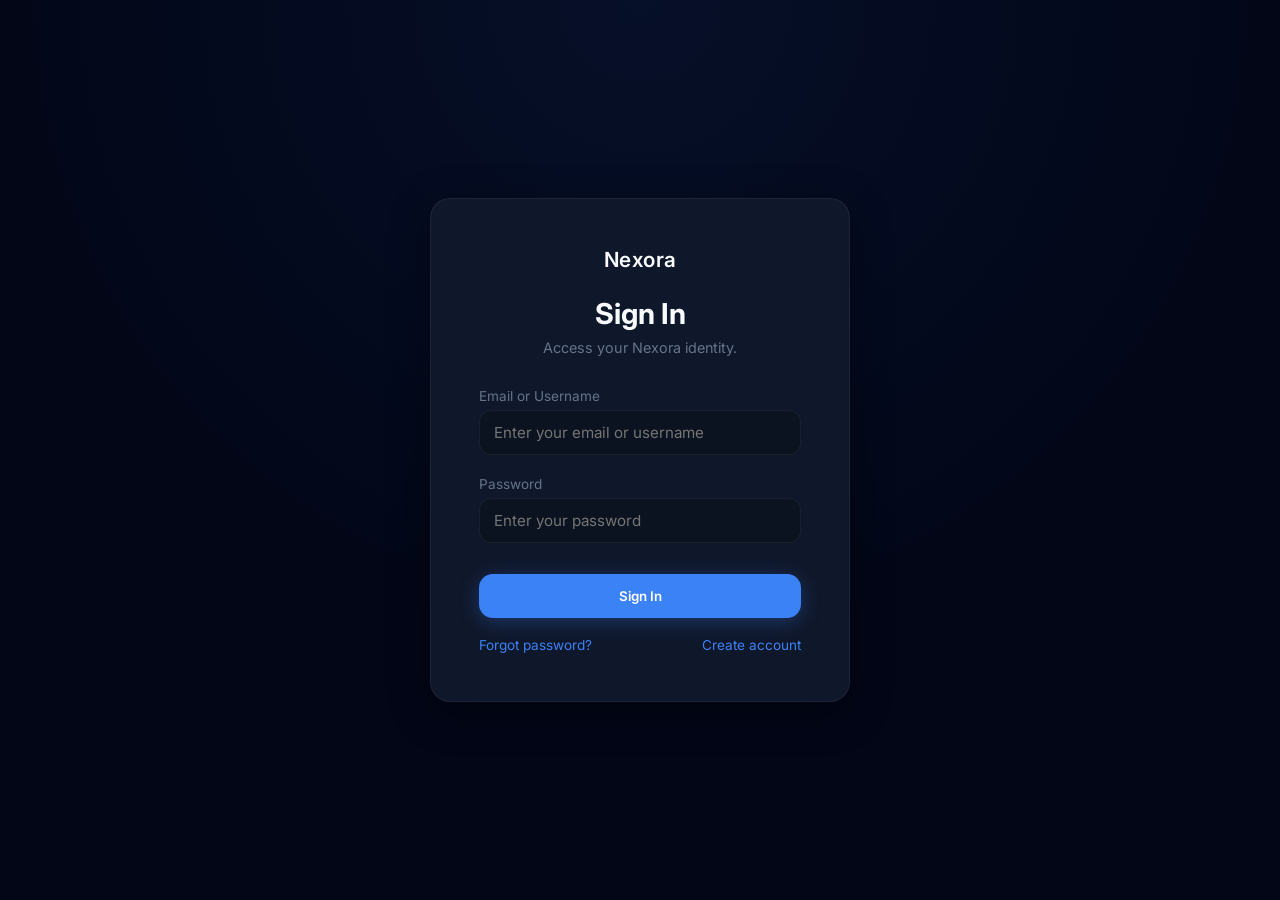
<file: login.html>
<!DOCTYPE html>
<html lang="en">
<head>
<meta charset="UTF-8">
<meta name="viewport" content="width=device-width, initial-scale=1.0">
<title>Sign In | Nexora</title>
<link href="https://fonts.googleapis.com/css2?family=Inter:wght@300;400;600&display=swap" rel="stylesheet">

<style>
:root {
  --bg-deep: #020617;
  --bg-surface: #0f172a;
  --accent-blue: #3b82f6;
  --text-primary: #f8fafc;
  --text-secondary: #64748b;
  --border-subtle: rgba(255, 255, 255, 0.06);
}

* {
  margin: 0;
  padding: 0;
  box-sizing: border-box;
  font-family: 'Inter', sans-serif;
}

body {
  background: radial-gradient(circle at top, rgba(59,130,246,0.08), transparent 60%), var(--bg-deep);
  color: var(--text-primary);
  display: flex;
  align-items: center;
  justify-content: center;
  min-height: 100vh;
  padding: 2rem;
}

.card {
  background: var(--bg-surface);
  padding: 3rem;
  border-radius: 20px;
  width: 100%;
  max-width: 420px;
  border: 1px solid var(--border-subtle);
  box-shadow: 0 10px 40px rgba(0,0,0,0.4);
}

.logo {
  text-align: center;
  margin-bottom: 1.5rem;
  font-weight: 600;
  font-size: 1.3rem;
  letter-spacing: 0.5px;
}

h1 {
  text-align: center;
  font-size: 1.8rem;
  margin-bottom: 0.5rem;
}

.subtitle {
  text-align: center;
  color: var(--text-secondary);
  font-size: 0.9rem;
  margin-bottom: 2rem;
}

.input-group {
  margin-bottom: 1.3rem;
}

label {
  display: block;
  font-size: 0.85rem;
  margin-bottom: 6px;
  color: var(--text-secondary);
}

input {
  width: 100%;
  padding: 12px 14px;
  border-radius: 12px;
  border: 1px solid var(--border-subtle);
  background: #0b1220;
  color: white;
  font-size: 0.95rem;
  transition: 0.2s;
}

input:focus {
  outline: none;
  border-color: var(--accent-blue);
  box-shadow: 0 0 0 3px rgba(59,130,246,0.2);
}

button {
  width: 100%;
  padding: 14px;
  border-radius: 14px;
  border: none;
  background: var(--accent-blue);
  color: white;
  font-weight: 600;
  cursor: pointer;
  transition: 0.3s;
  margin-top: 10px;
  box-shadow: 0 4px 20px rgba(59,130,246,0.3);
}

button:hover {
  background: #60a5fa;
  transform: translateY(-2px);
}

.extra-links {
  display: flex;
  justify-content: space-between;
  margin-top: 1.2rem;
  font-size: 0.85rem;
  color: var(--text-secondary);
}

.extra-links a {
  color: var(--accent-blue);
  text-decoration: none;
}

.extra-links a:hover {
  text-decoration: underline;
}

</style>
</head>

<body>

<div class="card">
  <div class="logo">Nexora</div>

  <h1>Sign In</h1>
  <div class="subtitle">Access your Nexora identity.</div>

  <form onsubmit="event.preventDefault(); window.location.href='/dashboard';">
    <div class="input-group">
      <label>Email or Username</label>
      <input type="text" placeholder="Enter your email or username" required>
    </div>

    <div class="input-group">
      <label>Password</label>
      <input type="password" placeholder="Enter your password" required>
    </div>

    <button type="submit">Sign In</button>
  </form>

  <div class="extra-links">
    <a href="#">Forgot password?</a>
    <a href="/create">Create account</a>
  </div>
</div>

</body>
</html>
</file>
